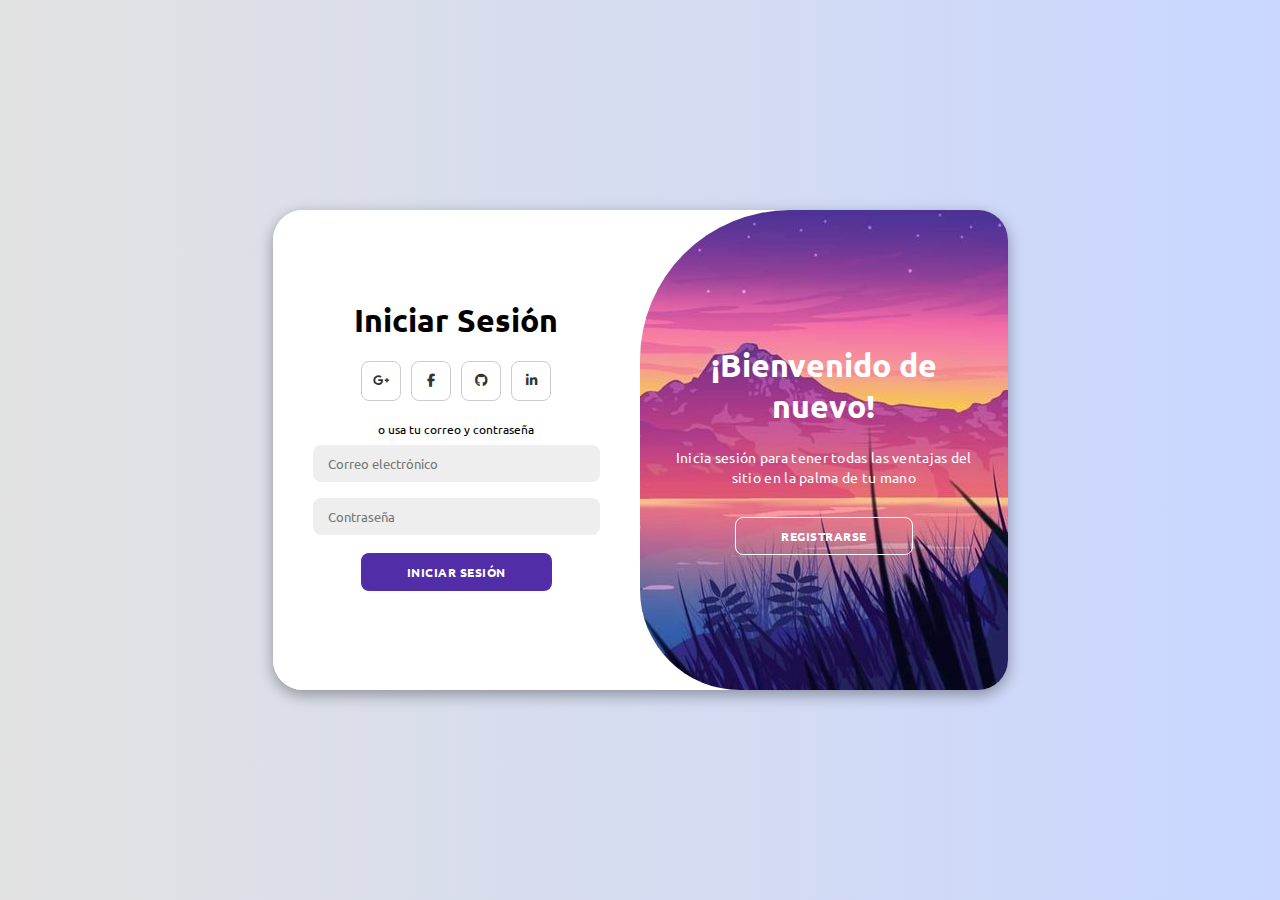
<file: index.html>
<!DOCTYPE html>
<html lang="es">

<head>
    <meta charset="UTF-8">
    <meta name="viewport" content="width=device-width, initial-scale=1.0">
    <link rel="stylesheet" href="https://cdnjs.cloudflare.com/ajax/libs/font-awesome/6.4.2/css/all.min.css">
    <link rel="stylesheet" href="/login/login.css">
    <link rel="preconnect" href="https://fonts.googleapis.com">
    <link rel="preconnect" href="https://fonts.gstatic.com" crossorigin>
    <link href="https://fonts.googleapis.com/css2?family=Nunito:wght@500&family=Ubuntu&display=swap" rel="stylesheet">
    <script defer src="/login/login.js"></script>

    <title>Login - Student-King</title>
</head>
<body>

    <div class="contenedor" id="contenedor">
        <div class="contenedor-formulario registrarse">
            <form>
                <h1>Registrarse</h1>
                <div class="iconos-sociales">
                    <a href="#" class="icono"><i class="fa-brands fa-google-plus-g"></i></a>
                    <a href="#" class="icono"><i class="fa-brands fa-facebook-f"></i></a>
                    <a href="#" class="icono"><i class="fa-brands fa-github"></i></a>
                    <a href="#" class="icono"><i class="fa-brands fa-linkedin-in"></i></a>
                </div>
                <span>o usa tu correo y contraseña</span>
                <input type="text" placeholder="Nombre">
                <input type="email" placeholder="Correo electrónico">
                <input type="password" placeholder="Contraseña">
                <a class="button" href="/inicio/inicio.html">Registrarse</a>
            </form>
        </div>
        <div class="contenedor-formulario iniciar-sesion">
            <form>
                <h1>Iniciar Sesión</h1>
                <div class="iconos-sociales">
                    <a href="#" class="icono"><i class="fa-brands fa-google-plus-g"></i></a>
                    <a href="#" class="icono"><i class="fa-brands fa-facebook-f"></i></a>
                    <a href="#" class="icono"><i class="fa-brands fa-github"></i></a>
                    <a href="#" class="icono"><i class="fa-brands fa-linkedin-in"></i></a>
                </div>
                <span>o usa tu correo y contraseña</span>
                <input type="email" placeholder="Correo electrónico">
                <input type="password" placeholder="Contraseña">
                <a class="button" href="/inicio/inicio.html">Iniciar Sesión</a>
            </form>
        </div>
        <div class="contenedor-toggle">
            <div class="interruptor">
                <div class="panel-interruptor izquierda">
                    <h1>¡Holaaa! :D</h1>
                    <p>Regístrate con tus detalles personales para usar todas las características del sitio</p>
                    <button class="oculto" id="inicio-sesion">Iniciar Sesión</button>
                </div>
                <div class="panel-interruptor derecha">
                    <h1>¡Bienvenido de nuevo!</h1>
                    <p>Inicia sesión para tener todas las ventajas del sitio en la palma de tu mano</p>
                    <button class="oculto" id="registrarse">Registrarse</button>
                </div>
            </div>
        </div>
    </div>

</body>

</html>
</file>
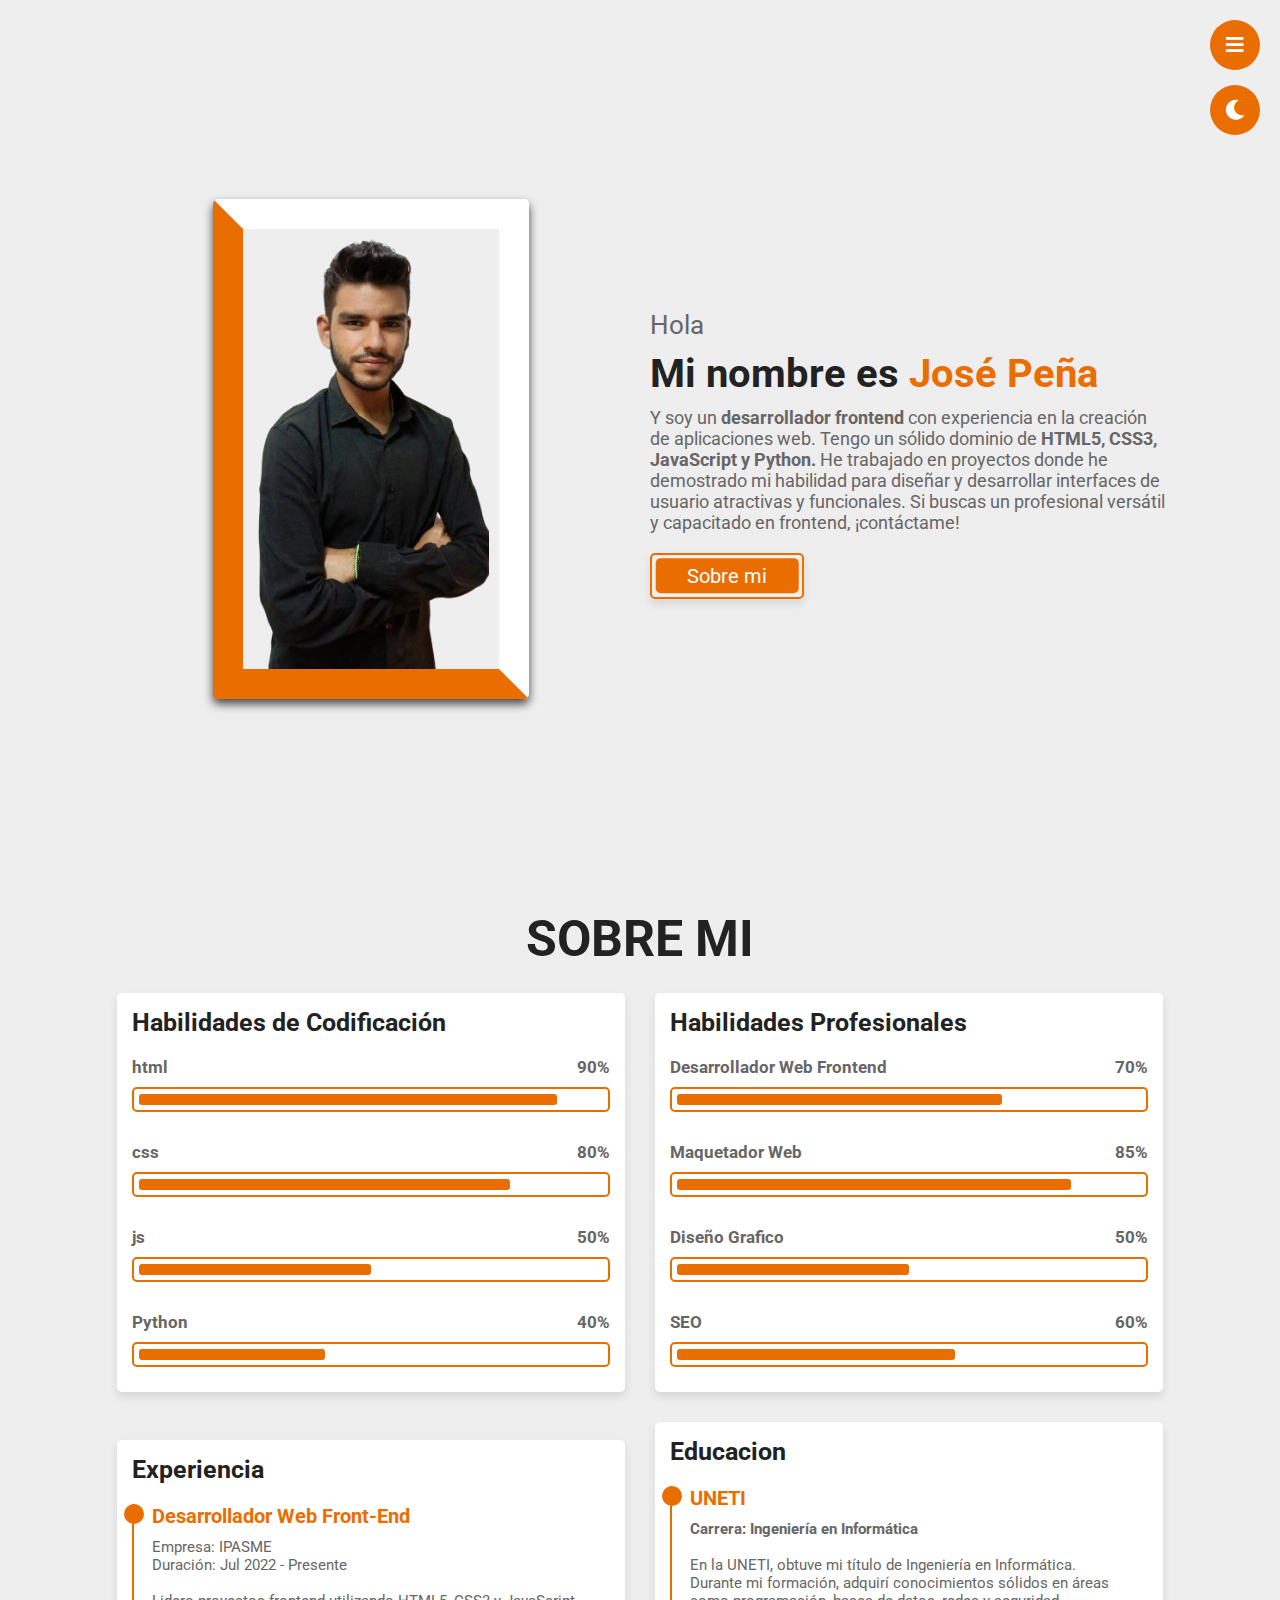
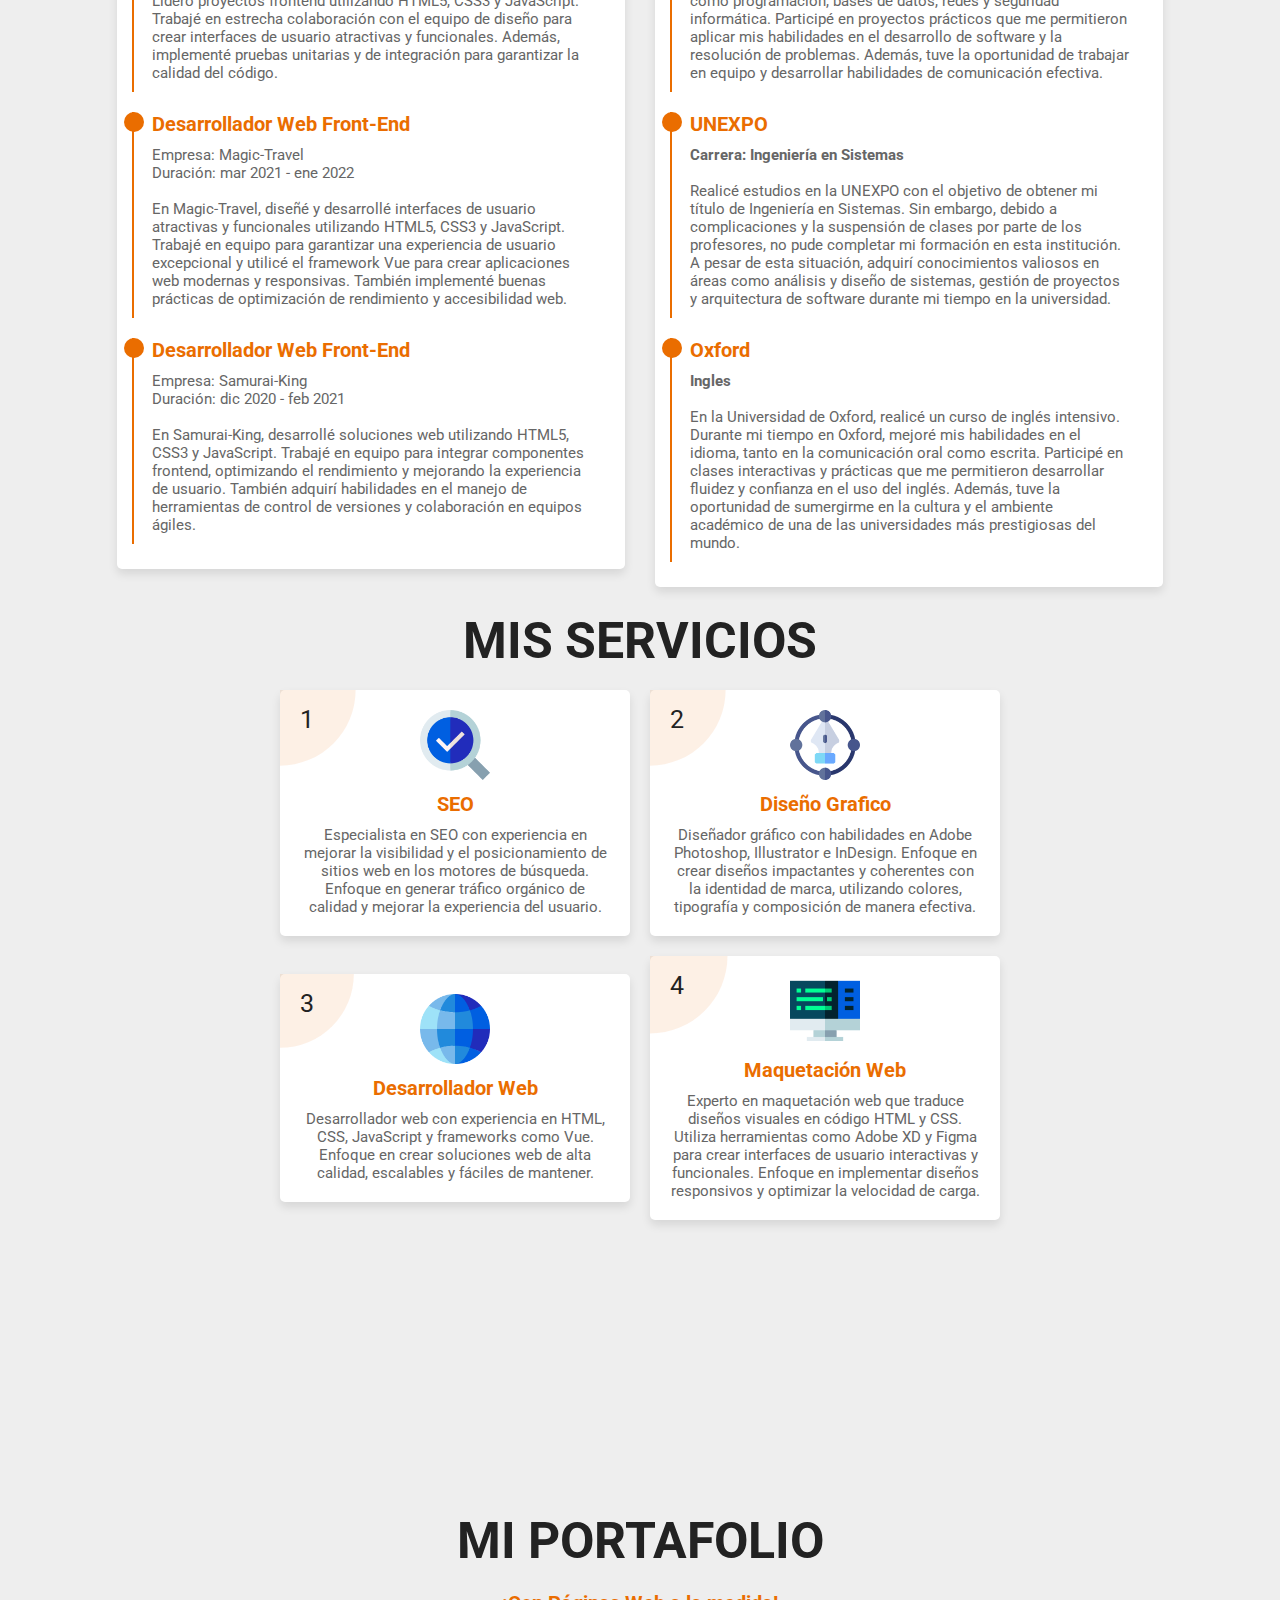
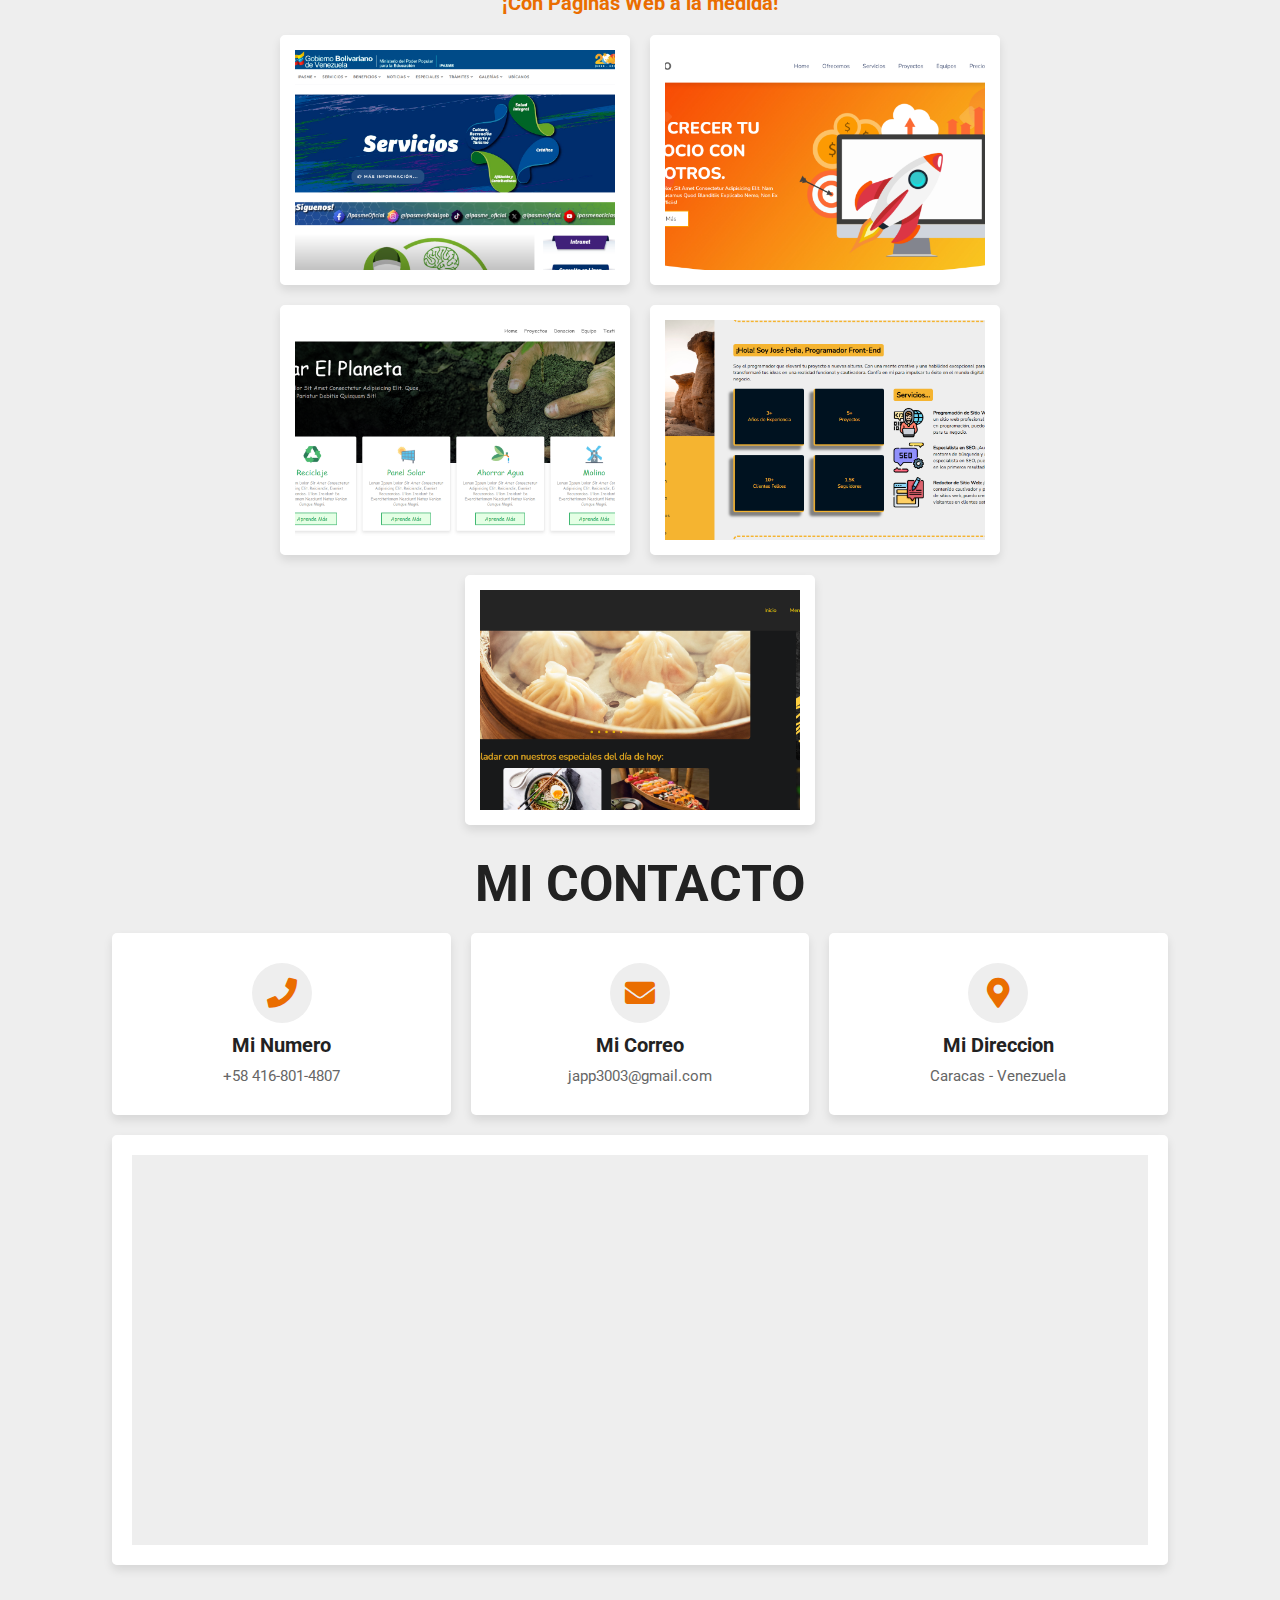
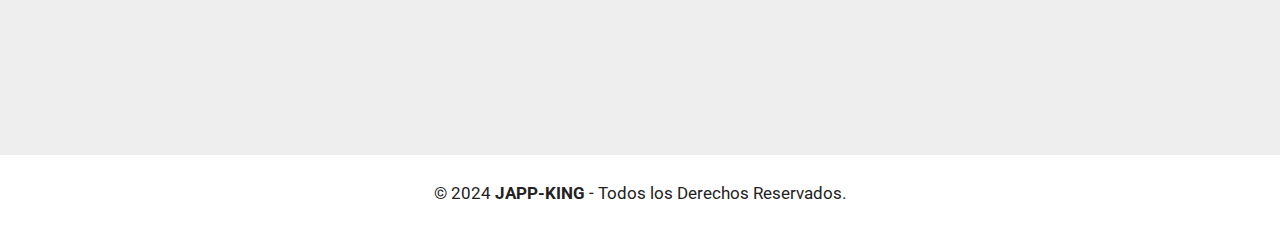
<file: sobre-mi/sobre-mi.html>
<!DOCTYPE html>
<html lang="en">
<head>
    <meta charset="UTF-8">
    <meta name="viewport" content="width=device-width, initial-scale=1.0">
    <title>Portafolio</title>
    <link rel="stylesheet" href="sobre-mi.css">
    <script defer src="sobre-mi.js"></script>
    <!-- font awesome cdn link  -->
    <link rel="stylesheet" href="https://cdnjs.cloudflare.com/ajax/libs/font-awesome/5.15.3/css/all.min.css">
</head>
<body>

<!-- header inicio  -->

<header>

    <div id="menu" class="fas fa-bars"></div>

    <nav class="navebarra">
        <a href="#home">Inicio</a>
        <a href="#sobre">Sobre Mi</a>
        <a href="#servicio">Servicios</a>
        <a href="#portafolio">Portafolio</a>
        <a href="#contacto">Contacto</a>
    </nav>


    <div id="tema-toggler" class="fas fa-moon"></div>
</header>

<!-- header final -->

<!-- home inicio  -->

<section class="home" id="home">

    <div class="image">
        <img style="padding: 1rem 1rem 0rem 1rem;" src="/img/yo-con-barba.png" alt="Programador web Front-end">
    </div>

    <div class="contenido">
        <span class="saludo">Hola</span>
        <h3> Mi nombre es <span>José Peña</span> </h3>
        <p>Y soy un <b>desarrollador frontend</b> con experiencia en la creación de aplicaciones web. Tengo un sólido dominio de <b>HTML5, CSS3, JavaScript y Python.</b> He trabajado en proyectos donde he demostrado mi habilidad para diseñar y desarrollar interfaces de usuario atractivas y funcionales. Si buscas un profesional versátil y capacitado en frontend, ¡contáctame!</p>
        <a href="#sobre" class="btn">Sobre mi</a>
    </div>

</section>

<!-- home final -->

<!-- sobre mi inicio -->

<section class="sobre" id="sobre">

    <h1 class="cabeza"> Sobre <span>MI</span> </h1>

    <div class="row">

        <div class="caja">
            <h3 class="titulo">Habilidades de Codificación</h3>
            <div class="progreso">
                <h3> html <span>90%</span> </h3>
                <div class="barra"><span></span></div>
            </div>
            <div class="progreso">
                <h3> css <span>80%</span> </h3>
                <div class="barra"><span></span></div>
            </div>
            <div class="progreso">
                <h3> js <span>50%</span> </h3>
                <div class="barra"><span></span></div>
            </div>
            <div class="progreso">
                <h3> Python <span>40%</span> </h3>
                <div class="barra"><span></span></div>
            </div>
        </div>

        <div class="caja">
            <h3 class="titulo">Habilidades Profesionales</h3>
            <div class="progreso">
                <h3> Desarrollador Web Frontend <span>70%</span> </h3>
                <div class="barra"><span></span></div>
            </div>
            <div class="progreso">
                <h3> Maquetador Web <span>85%</span> </h3>
                <div class="barra"><span></span></div>
            </div>
            <div class="progreso">
                <h3> Diseño Grafico <span>50%</span> </h3>
                <div class="barra"><span></span></div>
            </div>
            <div class="progreso">
                <h3> SEO <span>60%</span> </h3>
                <div class="barra"><span></span></div>
            </div>
        </div> 

    </div>

    <div class="row">

        <div class="caja">
            <h3 class="titulo">Experiencia</h3>
            <div class="experiencia-caja">
                <h3>Desarrollador Web Front-End </h3>
                <p>Empresa: IPASME<br>
                   Duración: Jul 2022 - Presente<br><br>

                    Lidero proyectos frontend utilizando HTML5, CSS3 y JavaScript. Trabajé en estrecha colaboración con el equipo de diseño para crear interfaces de usuario atractivas y funcionales. Además, implementé pruebas unitarias y de integración para garantizar la calidad del código.</p>
            </div>
            <div class="experiencia-caja">
                <h3>Desarrollador Web Front-End </h3>
                <p>Empresa: Magic-Travel<br>
                   Duración: mar 2021 - ene 2022<br><br>

                   En Magic-Travel, diseñé y desarrollé interfaces de usuario atractivas y funcionales utilizando HTML5, CSS3 y JavaScript. Trabajé en equipo para garantizar una experiencia de usuario excepcional y utilicé el framework Vue para crear aplicaciones web modernas y responsivas. También implementé buenas prácticas de optimización de rendimiento y accesibilidad web.</p>
            </div>
            <div class="experiencia-caja">
                <h3>Desarrollador Web Front-End </h3>
                <p>Empresa: Samurai-King<br>
                   Duración: dic 2020 - feb 2021<br><br>

                   En Samurai-King, desarrollé soluciones web utilizando HTML5, CSS3 y JavaScript. Trabajé en equipo para integrar componentes frontend, optimizando el rendimiento y mejorando la experiencia de usuario. También adquirí habilidades en el manejo de herramientas de control de versiones y colaboración en equipos ágiles.</p>
            </div>
        </div>

        <div class="caja">
            <h3 class="titulo">Educacion</h3>
            <div class="experiencia-caja">
                <h3>UNETI</h3>
                <p><b>Carrera: Ingeniería en Informática</b><br><br>

                    En la UNETI, obtuve mi título de Ingeniería en Informática. Durante mi formación, adquirí conocimientos sólidos en áreas como programación, bases de datos, redes y seguridad informática. Participé en proyectos prácticos que me permitieron aplicar mis habilidades en el desarrollo de software y la resolución de problemas. Además, tuve la oportunidad de trabajar en equipo y desarrollar habilidades de comunicación efectiva.</p>
            </div>
            <div class="experiencia-caja">
                <h3>UNEXPO</h3>
                <p><b>Carrera: Ingeniería en Sistemas</b><br><br>

                    Realicé estudios en la UNEXPO con el objetivo de obtener mi título de Ingeniería en Sistemas. Sin embargo, debido a complicaciones y la suspensión de clases por parte de los profesores, no pude completar mi formación en esta institución. A pesar de esta situación, adquirí conocimientos valiosos en áreas como análisis y diseño de sistemas, gestión de proyectos y arquitectura de software durante mi tiempo en la universidad.</p>
            </div>
            <div class="experiencia-caja">
                <h3>Oxford</h3>
                <p><b>Ingles</b><br><br>

                    En la Universidad de Oxford, realicé un curso de inglés intensivo. Durante mi tiempo en Oxford, mejoré mis habilidades en el idioma, tanto en la comunicación oral como escrita. Participé en clases interactivas y prácticas que me permitieron desarrollar fluidez y confianza en el uso del inglés. Además, tuve la oportunidad de sumergirme en la cultura y el ambiente académico de una de las universidades más prestigiosas del mundo.</p>
            </div>
        </div>

    </div>


</section>

<!-- sobre mi final -->

    <!-- servicio inicio  -->

<section class="servicio" id="servicio">

    <h1 class="cabeza"> <span>MIs</span> servicios</h1>

    <div class="caja-container">

        <div class="caja">
            <span class="numero">1</span>
            <img src="/img/s1.png" alt="">
            <h3>SEO</h3>
            <p>Especialista en SEO con experiencia en mejorar la visibilidad y el posicionamiento de sitios web en los motores de búsqueda. Enfoque en generar tráfico orgánico de calidad y mejorar la experiencia del usuario.
            </p>
        </div>

        <div class="caja">
            <span class="numero">2</span>
            <img src="/img/s2.png" alt="">
            <h3>Diseño Grafico</h3>
            <p>Diseñador gráfico con habilidades en Adobe Photoshop, Illustrator e InDesign. Enfoque en crear diseños impactantes y coherentes con la identidad de marca, utilizando colores, tipografía y composición de manera efectiva.</p>
        </div>

        <!-- <div class="caja">
            <span class="numero">3</span>
            <img src="/img/s3.png" alt="">
            <h3>Marketing Digital</h3>
            <p>Lorem ipsum dolor sit amet consectetur adipisicing elit. Expedita harum consectetur quae eligendi saepe vitae ut animi in fuga dolorem.</p>
        </div> -->

        <!-- <div class="caja">
            <span class="numero">4</span>
            <img src="/img/s4.png" alt="">
            <h3>Analisis de Datos</h3>
            <p>Lorem ipsum dolor sit amet consectetur adipisicing elit. Expedita harum consectetur quae eligendi saepe vitae ut animi in fuga dolorem.</p>
        </div> -->

        <div class="caja">
            <span class="numero">3</span>
            <img src="/img/s5.png" alt="">
            <h3>Desarrollador Web</h3>
            <p>Desarrollador web con experiencia en HTML, CSS, JavaScript y frameworks como Vue. Enfoque en crear soluciones web de alta calidad, escalables y fáciles de mantener.</p>
        </div>

        <div class="caja">
            <span class="numero">4</span>
            <img src="/img/s6.png" alt="">
            <h3>Maquetación Web</h3>
            <p>Experto en maquetación web que traduce diseños visuales en código HTML y CSS. Utiliza herramientas como Adobe XD y Figma para crear interfaces de usuario interactivas y funcionales. Enfoque en implementar diseños responsivos y optimizar la velocidad de carga.</p>
        </div>

    </div>

</section>

<!-- servicio final -->

<!-- portfolio inicio  -->

<section class="portafolio" id="portafolio">

    <h1 class="cabeza"> <span>MI</span> PORTAFOLIO </h1>
    <br>
    <h1 style="text-align: center; color: #EA6D00">¡Con Páginas Web a la medida!</h1>


    <div class="image-container">

        <div class="caja">
            <img src="/img/ipasme.png" alt="pagina web">
            <a target="_blank" href="http://www.ipasme.gob.ve/ipasme/"><div class="informacion">
                <h3>IPASME</h3>
            </div></a>
        </div>

        <div class="caja">
            <img src="/img/pag-servicio.png" alt="pagina web">
            <a target="_blank" href="https://portajapp3.000webhostapp.com/index.html"><div class="informacion">
                <h3>Página de Servicios</h3>
            </div></a>
        </div>
        
        <div class="caja">
            <img src="/img/pag-naturaleza.png" alt="pagina web">
            <a target="_blank" href="https://portajapp4.000webhostapp.com/index.html"><div class="informacion">
                <h3>Página tipo Ecológica</h3>
            </div></a>
        </div>
        
        <div class="caja">
            <img src="/img/portafolio-2.png" alt="pagina web">
            <a target="_blank" href="https://portajapp.000webhostapp.com/index.html"><div class="informacion">
                <h3>Portafolio Web</h3>
            </div></a>
        </div>
        
        <div class="caja">
            <img src="/img/samurai-king.png" alt="pagina web">
            <a target="_blank" href="https://samurai-king.000webhostapp.com/inicio/"><div class="informacion">
                <h3>Restaurant Samurai-King</h3>
            </div></a>
        </div>

    </div>

</section>

<!-- portfolio final -->

<!-- contacto inicio  -->

<section class="contacto" id="contacto">

    <h1 class="cabeza"> MI <span>CONTACTO</span> </h1>

    <div class="caja-container">
        
        <div class="caja">
            <i class="fas fa-phone"></i>
            <h3>Mi Numero</h3>
            <p>+58 416-801-4807</p>
        </div>

        <div class="caja">
            <i class="fas fa-envelope"></i>
            <h3>Mi Correo</h3>
            <p>japp3003@gmail.com</p>
        </div>

        <div class="caja">
            <i class="fas fa-map-marker-alt"></i>
            <h3>Mi Direccion</h3>
            <p>Caracas - Venezuela</p>
        </div>

    </div>

    <div class="row">

        <iframe class="mapa" src="https://www.google.com/maps/embed?pb=!1m18!1m12!1m3!1d3923.0689051099625!2d-66.94669132440961!3d10.495234464316257!2m3!1f0!2f0!3f0!3m2!1i1024!2i768!4f13.1!3m3!1m2!1s0x8c2a5f03e3331f5f%3A0x55f048167db5db5!2sE.T.%20%22Enrique%20de%20Oss%C3%B3%22%20Fe%20y%20Alegr%C3%ADa!5e0!3m2!1ses-419!2sve!4v1697727770511!5m2!1ses-419!2sve" allowfullscreen="" loading="lazy"></iframe>

    </div>

</section>

<!-- contacto final -->

<!-- footer section  -->

<div class="footer">
    
    <small class="derechos">&copy; 2024 <b>JAPP-KING</b> - Todos los Derechos Reservados.</small>


    <script src="https://cdnjs.cloudflare.com/ajax/libs/jquery/3.7.1/jquery.min.js" integrity="sha512-v2CJ7UaYy4JwqLDIrZUI/4hqeoQieOmAZNXBeQyjo21dadnwR+8ZaIJVT8EE2iyI61OV8e6M8PP2/4hpQINQ/g==" crossorigin="anonymous" referrerpolicy="no-referrer"></script>

</html>
</file>
<file: login/login.css>
@import url('https://fonts.googleapis.com/css2?family=Montserrat:wght@300;400;500;600;700&display=swap');

*{
    margin: 0;
    padding: 0;
    box-sizing: border-box;
    font-family: 'Ubuntu', sans-serif;
}

body{
    background-color: #c9d6ff;
    background: linear-gradient(to right, #e2e2e2, #c9d6ff);
    display: flex;
    align-items: center;
    justify-content: center;
    flex-direction: column;
    height: 100vh;
    padding: 1rem;    
}


.contenedor{
    background-color: #fff;
    border-radius: 30px;
    box-shadow: 0 5px 15px rgba(0, 0, 0, 0.35);
    position: relative;
    overflow: hidden;
    width: 735px;
    max-width: 100%;
    min-height: 480px;
}

.contenedor p{
    font-size: 14px;
    line-height: 20px;
    letter-spacing: 0.3px;
    margin: 20px 0;
}

.contenedor span{
    font-size: 12px;
}

.contenedor a{
    color: #333;
    font-size: 13px;
    text-decoration: none;
    margin: 15px 0 10px;
    text-align: center;
}

.contenedor .button, .oculto{
    background-color: #512da8;
    color: #fff;
    font-size: 12px;
    padding: 10px 45px;
    border: 1px solid transparent;
    border-radius: 8px;
    font-weight: 600;
    letter-spacing: 0.5px;
    text-transform: uppercase;
    margin-top: 10px;
    cursor: pointer;
}

.contenedor button.oculto{
    background-color: transparent;
    border-color: #fff;
}

.contenedor form{
    background-color: #fff;
    display: flex;
    align-items: center;
    justify-content: center;
    flex-direction: column;
    padding: 0 40px;
    height: 100%;
}

.contenedor input{
    background-color: #eee;
    border: none;
    margin: 8px 0;
    padding: 10px 15px;
    font-size: 13px;
    border-radius: 8px;
    width: 100%;
    outline: none;
}

.contenedor-formulario{
    position: absolute;
    top: 0;
    height: 100%;
    transition: all 0.6s ease-in-out;
}

.iniciar-sesion{
    left: 0;
    width: 50%;
    z-index: 2;
}

.contenedor.activo .iniciar-sesion{
    transform: translateX(100%);
}

.registrarse{
    left: 0;
    width: 50%;
    opacity: 0;
    z-index: 1;
}

.contenedor.activo .registrarse{
    transform: translateX(100%);
    opacity: 1;
    z-index: 5;
    animation: mover 0.6s;
}

@keyframes mover{
    0%, 49.99%{
        opacity: 0;
        z-index: 1;
    }
    50%, 100%{
        opacity: 1;
        z-index: 5;
    }
}

.iconos-sociales{
    margin: 20px 0;
}

.iconos-sociales a{
    border: 1px solid #ccc;
    border-radius: 20%;
    display: inline-flex;
    justify-content: center;
    align-items: center;
    margin: 0 3px;
    width: 40px;
    height: 40px;
}

.contenedor-toggle{
    position: absolute;
    top: 0;
    left: 50%;
    width: 50%;
    height: 100%;
    overflow: hidden;
    transition: all 0.6s ease-in-out;
    border-radius: 150px 0 0 100px;
    z-index: 1000;
}

.contenedor.activo .contenedor-toggle{
    transform: translateX(-100%);
    border-radius: 0 150px 100px 0;
}

.interruptor{
        height: 100%;
        color: #fff;
        position: relative;
        left: -100%;
        height: 100%;
        width: 200%;
        transform: translateX(0);
        transition: all 0.6s ease-in-out;
        background-image:url('/img/fondo-4.jpg');
}

.contenedor.activo .interruptor{
    transform: translateX(50%);
}

.panel-interruptor{
    position: absolute;
    width: 50%;
    height: 100%;
    display: flex;
    align-items: center;
    justify-content: center;
    flex-direction: column;
    padding: 0 30px;
    text-align: center;
    top: 0;
    transform: translateX(0);
    transition: all 0.6s ease-in-out;
}

.izquierda{
    transform: translateX(-200%);
}

.contenedor.activo .izquierda{
    transform: translateX(0);
}

.derecha{
    right: 0;
    transform: translateX(0);
}

.contenedor.activo .derecha{
    transform: translateX(200%);
}

@media screen and (max-width: 430px) {
    .contenedor input {
            width: 130%;
    }

    .contenedor .button {
        padding: 8px 6px;
        width: 110%;
    }

    .iconos-sociales {
        display: grid;
        grid-template-columns: 1fr 1fr;
        gap: 0.5rem 0.2rem;
    }
    
    h1 {
        font-size: 27px;
    }

    .contenedor .button.oculto {
        padding: 10%;
    }
}

@media screen and (max-width: 380px) {
    h1 {
        font-size: 23px;
    }

    .contenedor .button {
        padding: 8px 0px;
        width: 130%;
    }
}   

@media screen and (max-width: 325px) {
    h1 {
        font-size: 20px;
    }

    .contenedor .button {
        padding: 8px 0px;
        width: 190%;
    }

    .contenedor .button.oculto {
        background-color: transparent;
        border-top-color: #fff;
        border-bottom-color: #fff;
        border-left-color: #fff0;
        border-right-color: #fff0;
        border-radius: 0px;   
    }

    .contenedor input {
        width: 190%;
    }
}

@media screen and (max-width: 300px) {
    .contenedor button.oculto {
        width: 150%;
        padding: 10% 0%;
    }
    
    .contenedor p {
        width: 150%;
    }
    
    .contenedor span {
        text-align: center;
    }
}
</file>
<file: sobre-mi/sobre-mi.css>
@import url('https://fonts.googleapis.com/css2?family=Roboto:wght@100;300;400&display=swap');

:root {
    /* --principal-color: #EA6D00; */
    --principal-color: #EA6D00;
    --primer-bg-color: #fff;
    --segundo-bg-color: #eee;
    --primer-text-color: #222;
    --segundo-text-color: #666;
}

/* selectores universales */
* {
    font-family: 'Roboto', sans-serif;
    margin: 0;
    padding: 0;
    box-sizing: border-box;
    /* text-transform: capitalize; */
    outline: none;
    border: none;
    text-decoration: none;
    transition: all .3s cubic-bezier(.38, 1.15, .7, 1.12);
}

*::selection {
    background-color: var(--principal-color);
    color: #fff;
}

html {
    font-size: 62.5%;
    overflow-x: hidden;
}

html::-webkit-scrollbar {
    width: 1.3rem;
}

html::-webkit-scrollbar-track {
    background-color: var(--segundo-bg-color);
}

html::-webkit-scrollbar-thumb {
    background-color: var(--principal-color);
}

body {
    background: var(--segundo-bg-color);
}

body.dark-theme {
    --primer-bg-color: #252C48;
    --segundo-bg-color: #171C32;
    --primer-text-color: #fff;
    --segundo-text-color: #eee;
}

section {
    min-height: 100vh;
    padding: 1rem;
    padding: 0 8%;
}

.btn {
    display: inline-block;
    padding: .9rem 3.5rem;
    font-size: 2rem;
    background: none;
    color: #fff;
    border-radius: .5rem;
    box-shadow: 0 .5rem 1rem rgba(0, 0, 0, .1);
    margin-top: 1rem;
    z-index: 0;
    position: relative;
    overflow: hidden;
    border: .2rem solid var(--principal-color);
}

.btn::before {
    content: '';
    position: absolute;
    top: 50%;
    left: 50%;
    transform: translate(-50%, -50%);
    border-radius: .5rem;
    background: var(--principal-color);
    height: 85%;
    width: 95%;
    z-index: -1;
    transition: .2s linear;
}

.btn:hover:before {
    top: 100%;
    transform: translate(-50%, 100%);
}

.btn:hover {
    color: var(--primer-text-color);
}

.cabeza {
    font-size: 5rem;
    color: var(--primer-text-color);
    text-align: center;
    padding: 1rem;
    text-transform: uppercase;
}

.cabeza span {
    color: var(--main-color);
    text-transform: uppercase;
}


/* menu  de la barra */

#menu {
    font-size: 2rem;
    background: var(--principal-color);
    color: var(--primer-bg-color);
    border-radius: 5rem;
    height: 5rem;
    width: 5rem;
    text-align: center;
    line-height: 5rem;
    position: fixed;
    top: 2rem;
    right: 2rem;
    z-index: 1000;
    cursor: pointer;
}

#menu.fa-times {
    transform: rotate(-180deg);
}

.navebarra {
    position: fixed;
    top: 2.4rem;
    right: 2.5rem;
    padding: 1.1rem 2rem;
    padding-right: 4rem;
    z-index: 999;
    border: .2rem solid var(--principal-color);
    border-radius: 1rem;
    background: var(--primer-bg-color);
    opacity: 0;
    transform-origin: top right;
    transform: scale(0);
}

.navebarra.nave-toggle {
    opacity: 1;
    transform: scale(1);
}



.navebarra a {
    display: block;
    font-size: 2rem;
    padding: 1rem;
    padding-right: 7rem;
    color: var(--primer-text-color);
}

.navebarra a:hover {
    color: var(--principal-color);
    transform: translateX(1rem);
}

/* menu y barra  final */

/* home inicio */

.home {
    display: flex;
    align-items: center;
    justify-content: center;
    flex-wrap: wrap;
}

.home .image {
    flex: 1 1 40rem;
    padding: 1rem;
    text-align: center;
}

.home .image img {
    height: 50rem;
    box-shadow: 0 .5rem 1rem rgba(0, 0, 0, .7);
    border-top: 3rem solid var(--primer-bg-color);
    border-right: 3rem solid var(--primer-bg-color);
    border-bottom: 3rem solid var(--principal-color);
    border-left: 3rem solid var(--principal-color);
    border-radius: .5rem;
}

.home .contenido {
    flex: 1 1 40rem;
    padding: 1rem;
}

.home .contenido .saludo {
    display: inline-block;
    padding: 1rem 0;
    font-size: 2.6rem;
    color: var(--segundo-text-color);
}

.home .contenido h3 {
    color: var(--primer-text-color);
    font-size: 4rem;
}

.home .contenido h3 span {
    color: var(--principal-color);
}

.home .contenido p {
    padding: 1rem 0;
    color: var(--segundo-text-color);
    font-size: 1.8rem;
}

/* home final */

/* sobre inicio */

.sobre .row {
    display: flex;
    align-items: center;
    justify-content: center;
    flex-wrap: wrap;
}

.sobre .row .caja {
    flex: 1 1 40rem;
    background-color: var(--primer-bg-color);
    border-radius: .5rem;
    box-shadow: 0 .5rem 1rem rgba(0, 0, 0, .1);
    padding: .5rem 1.5rem;
    margin: 1.5rem;
}

.sobre .row .caja .titulo {
    color: var(--primer-text-color);
    font-size: 2.5rem;
    padding: 1rem 0;
}

.sobre .row .caja .progreso {
    padding: 1rem 0;
}

.sobre .row .caja .progreso h3 {
    font-size: 1.7rem;
    color: var(--segundo-text-color);
    display: flex;
    justify-content: space-between;
}

.sobre .row .caja .progreso .barra {
    height: 2.5rem;
    border-radius: .5rem;
    border: .2rem solid var(--principal-color);
    padding: .5rem;
    margin: 1rem 0;
}

.sobre .row .caja .progreso .barra span {
    height: 100%;
    border-radius: .3rem;
    background-color: var(--principal-color);
    display: block;
}

/* barra de habilidad */
.sobre .row .caja:nth-child(1) .progreso:nth-child(2) .barra span {
    width: 90%;
}

.sobre .row .caja:nth-child(1) .progreso:nth-child(3) .barra span {
    width: 80%;
}

.sobre .row .caja:nth-child(1) .progreso:nth-child(4) .barra span {
    width: 50%;
}

.sobre .row .caja:nth-child(1) .progreso:nth-child(5) .barra span {
    width: 40%;
}

/* final habilidad */

/* barra de profesion */
.sobre .row .caja:nth-child(2) .progreso:nth-child(2) .barra span {
    width: 70%;
}

.sobre .row .caja:nth-child(2) .progreso:nth-child(3) .barra span {
    width: 85%;
}

.sobre .row .caja:nth-child(2) .progreso:nth-child(4) .barra span {
    width: 50%;
}

.sobre .row .caja:nth-child(2) .progreso:nth-child(5) .barra span {
    width: 60%;
}

/* final profesion */

.sobre .row .caja .experiencia-caja {
    padding: 0 1.8rem;
    margin-top: 1rem;
    margin-bottom: 2rem;
    border-left: .2rem solid var(--principal-color);
    position: relative;
}

.sobre .row .caja .experiencia-caja h3 {
    color: var(--principal-color);
    font-size: 2rem;
}

.sobre .row .caja .experiencia-caja p {
    color: var(--segundo-text-color);
    font-size: 1.5rem;
    padding: 1rem 0;
}

.sobre .row .caja .experiencia-caja::before {
    content: '';
    position: absolute;
    top: 0;
    left: -1rem;
    border-radius: 50%;
    height: 2rem;
    width: 2rem;
    background: var(--principal-color);
}

.sobre .descargar {
    background: var(--primer-bg-color);
    border-radius: .5rem;
    text-align: center;
    box-shadow: 0 .5rem 1rem rgba(0, 0, 0, .1);
    padding: 2rem;
    padding-bottom: 3rem;
    margin: 1rem;
}


/* sobre final */


/* servicio inicio */

.servicio .caja-container {
    display: flex;
    align-items: center;
    justify-content: center;
    flex-wrap: wrap;
}

.servicio .caja-container .caja {
    background: var(--primer-bg-color);
    border-radius: .5rem;
    box-shadow: 0 .5rem 1rem rgba(0, 0, 0, .1);
    margin: 1rem;
    padding: 1rem;
    width: 35rem;
    text-align: center;
    position: relative;
    z-index: 0;
}

.servicio .caja-container .caja .numero {
    position: absolute;
    top: 1.5rem;
    left: 2rem;
    font-size: 2.5rem;
    color: var(--primer-text-color);
}

.servicio .caja-container .caja img {
    height: 7rem;
    width: 7rem;
    margin: 1rem;
}

.servicio .caja-container .caja h3 {
    font-size: 2rem;
    color: var(--principal-color);
}

.servicio .caja-container .caja p {
    font-size: 1.5rem;
    color: var(--segundo-text-color);
    padding: 1rem;
}

.servicio .caja-container .caja::before {
    content: '';
    position: absolute;
    top: 0;
    left: 0;
    height: 100%;
    width: 100%;
    background: var(--principal-color);
    z-index: -1;
    clip-path: circle(25% at 0 0);
    opacity: .1;
    transition: .3s;
}

.servicio .caja-container .caja:hover::before {
    clip-path: circle(100%);
}

/* servicio final */

/* portafolio inicio */

.portafolio .boton-container {
    display: flex;
    align-items: center;
    justify-content: center;
    flex-wrap: wrap;
    padding: 1rem 0;
}

.portafolio .boton-container .btn {
    margin: 1rem;
    cursor: pointer;
}

.portafolio .image-container {
    display: flex;
    align-items: center;
    justify-content: center;
    flex-wrap: wrap;
    padding: 1rem 0;
}

.portafolio .image-container .caja {
    width: 35rem;
    margin: 1rem;
    border-radius: .5rem;
    box-shadow: 0 .5rem 1rem rgba(0, 0, 0, .1);
    overflow: hidden;
    height: 25rem;
    position: relative;
    border: 1.5rem solid var(--primer-bg-color);
    cursor: pointer;
}

.portafolio .image-container .caja img {
    height: 100%;
    width: 100%;
    object-fit: cover;
}

.portafolio .image-container .caja .informacion {
    position: absolute;
    top: 0;
    left: 0;
    height: 100%;
    width: 100%;
    background: var(--primer-bg-color);
    display: flex;
    align-items: center;
    justify-content: center;
    flex-wrap: wrap;
    opacity: .9;
    transform: scale(0);
}

.portafolio .image-container .caja:hover .informacion {
    transform: scale(1);
}

.portafolio .image-container .caja .informacion h3 {
    font-size: 2.5rem;
    color: var(--primer-text-color);
}


/* portafolio final */

/* blog inicio */

.blog .caja-container {
    display: flex;
    align-items: center;
    justify-content: center;
    flex-wrap: wrap;
}

.blog .caja-container .caja {
    width: 33rem;
    border-radius: .5rem;
    box-shadow: 0 .5rem 1rem rgba(0, 0, 0, .1);
    margin: 1.5rem;
    background: var(--primer-bg-color);
    overflow: hidden;
}

.blog .caja-container .caja img {
    width: 100%;
    height: 20rem;
    object-fit: cover;
}

.blog .caja-container .caja .contenido {
    padding: 1.5rem;
}

.blog .caja-container .caja .contenido .informacion {
    border-radius: .5rem;
    box-shadow: 0 .5rem 1rem rgba(0, 0, 0, .1);
    text-align: center;
    position: relative;
    font-size: 1.5rem;
    color: var(--primer-text-color);
    background: var(--segundo-bg-color);
    padding: 1rem;
    margin-top: -4rem;
    margin-bottom: 1rem;
}

.blog .caja-container .caja .contenido .informacion i {
    color: var(--principal-color);
    padding: 0 1rem;
}

.blog .caja-container .caja .contenido .titulo {
    color: var(--primer-text-color);
    display: block;
    font-size: 2.5rem;
    padding: .5rem 0;
}

.blog .caja-container .caja .contenido .titulo:hover {
    text-decoration: underline;
    color: var(--principal-color);
}

.blog .caja-container .caja .contenido p {
    color: var(--segundo-text-color);
    padding: .5rem 0;
    font-size: 1.5rem;
}

/* blog final */

/* contacto inicio */

.contacto .row {
    display: flex;
    justify-content: center;
    flex-wrap: wrap;
    height: 50vh;
}

.contacto .row form {
    flex: 1 1 40rem;
    background: var(--primer-bg-color);
    padding: 2rem;
    margin: 1rem;
    box-shadow: 0 .5rem 1rem rgba(0, 0, 0, .1);
    border-radius: .5rem;
}

.contacto .row .mapa {
    flex: 1 1 40rem;
    margin: 1rem;
    box-shadow: 0 .5rem 1rem rgba(0, 0, 0, .1);
    border-radius: .5rem;
    border: 2rem solid var(--primer-bg-color);
    width: 100%;
}

.contacto .row form .inputC {
    display: flex;
    justify-content: space-between;
    flex-wrap: wrap;
}

.contacto .row form input, .contacto .row form textarea {
    padding: 1rem 0;
    margin: 1rem 0;
    font-size: 1.7rem;
    border-bottom: .1rem solid var(--segundo-text-color);
    text-transform: none;
    background: none;
    color: var(--principal-color);
    width: 100%;
}

.contacto .row form input::placeholder, .contacto .row form textarea::placeholder {
    text-transform: capitalize;
    color: var(--segundo-text-color);
}

.contacto .row form input:focus, .contacto .row form textarea:focus {
    border-color: var(--principal-color);
}

.contacto .row form .inputC input {
    width: 49%;
}

.contacto .row form textarea {
    height: 15rem;
    resize: none;
}

.contacto .row form .btn {
    cursor: pointer;
}

.contacto .caja-container {
    display: flex;
    justify-content: space-between;
    flex-wrap: wrap;
    align-items: center;
}

.contacto .caja-container .caja {
    flex: 1 1 30rem;
    margin: 1rem;
    padding: 3rem 1rem;
    background: var(--primer-bg-color);
    box-shadow: 0 .5rem 1rem rgba(0, 0, 0, .1);
    border-radius: .5rem;
    text-align: center;
}

.caja-container .caja:hover {
    transform: translateY(-15px);
}

.contacto .caja-container .caja i {
    height: 6rem;
    width: 6rem;
    line-height: 6rem;
    border-radius: 50%;
    font-size: 3rem;
    background: var(--segundo-bg-color);
    color: var(--principal-color);
}

.contacto .caja-container .caja h3 {
    color: var(--primer-text-color);
    padding: 1rem 0;
    font-size: 2rem;
}

.contacto .caja-container .caja p {
    font-size: 1.5rem;
    color: var(--segundo-text-color);
}


/* contacto final */

/* footer inicio */

.footer {
    padding: 2.5rem 1rem;
    text-align: center;
    font-size: 2rem;
    color: var(--primer-text-color);
    background: var(--primer-bg-color);
    margin-top: 1rem;
}

.footer span {
    color: var(--principal-color);
}

/* footer final */

/* modo oscuro */

#tema-toggler {
    position: fixed;
    top: 8.5rem;
    right: 2rem;
    z-index: 998;
    height: 5rem;
    width: 5rem;
    line-height: 5rem;
    text-align: center;
    font-size: 2rem;
    background: var(--principal-color);
    color: #fff;
    cursor: pointer;
    border-radius: 5rem;
}

#tema-toggler.fa-sun {
    transform: rotate(-180deg);
}

/* modo oscuro */

/* responsive */

@media (max-width:991px) {

    html {
        font-size: 55%;
    }

    section {
        padding: 1rem;
        padding: 0 3%;
    }

}


@media (max-width:768px) {

    .home .image img {
        height: auto;
        width: 100%;
    }
    
    .servicio .caja-container .caja {
        width: 100%;
    }

    .blog .caja-container .caja {
        width: 100%;
    }

    .contacto .row form .inputC input {
        width: 100%;
    }

}

@media (max-width:400px) {

    html {
        font-size: 50%;
    }
}
</file>
